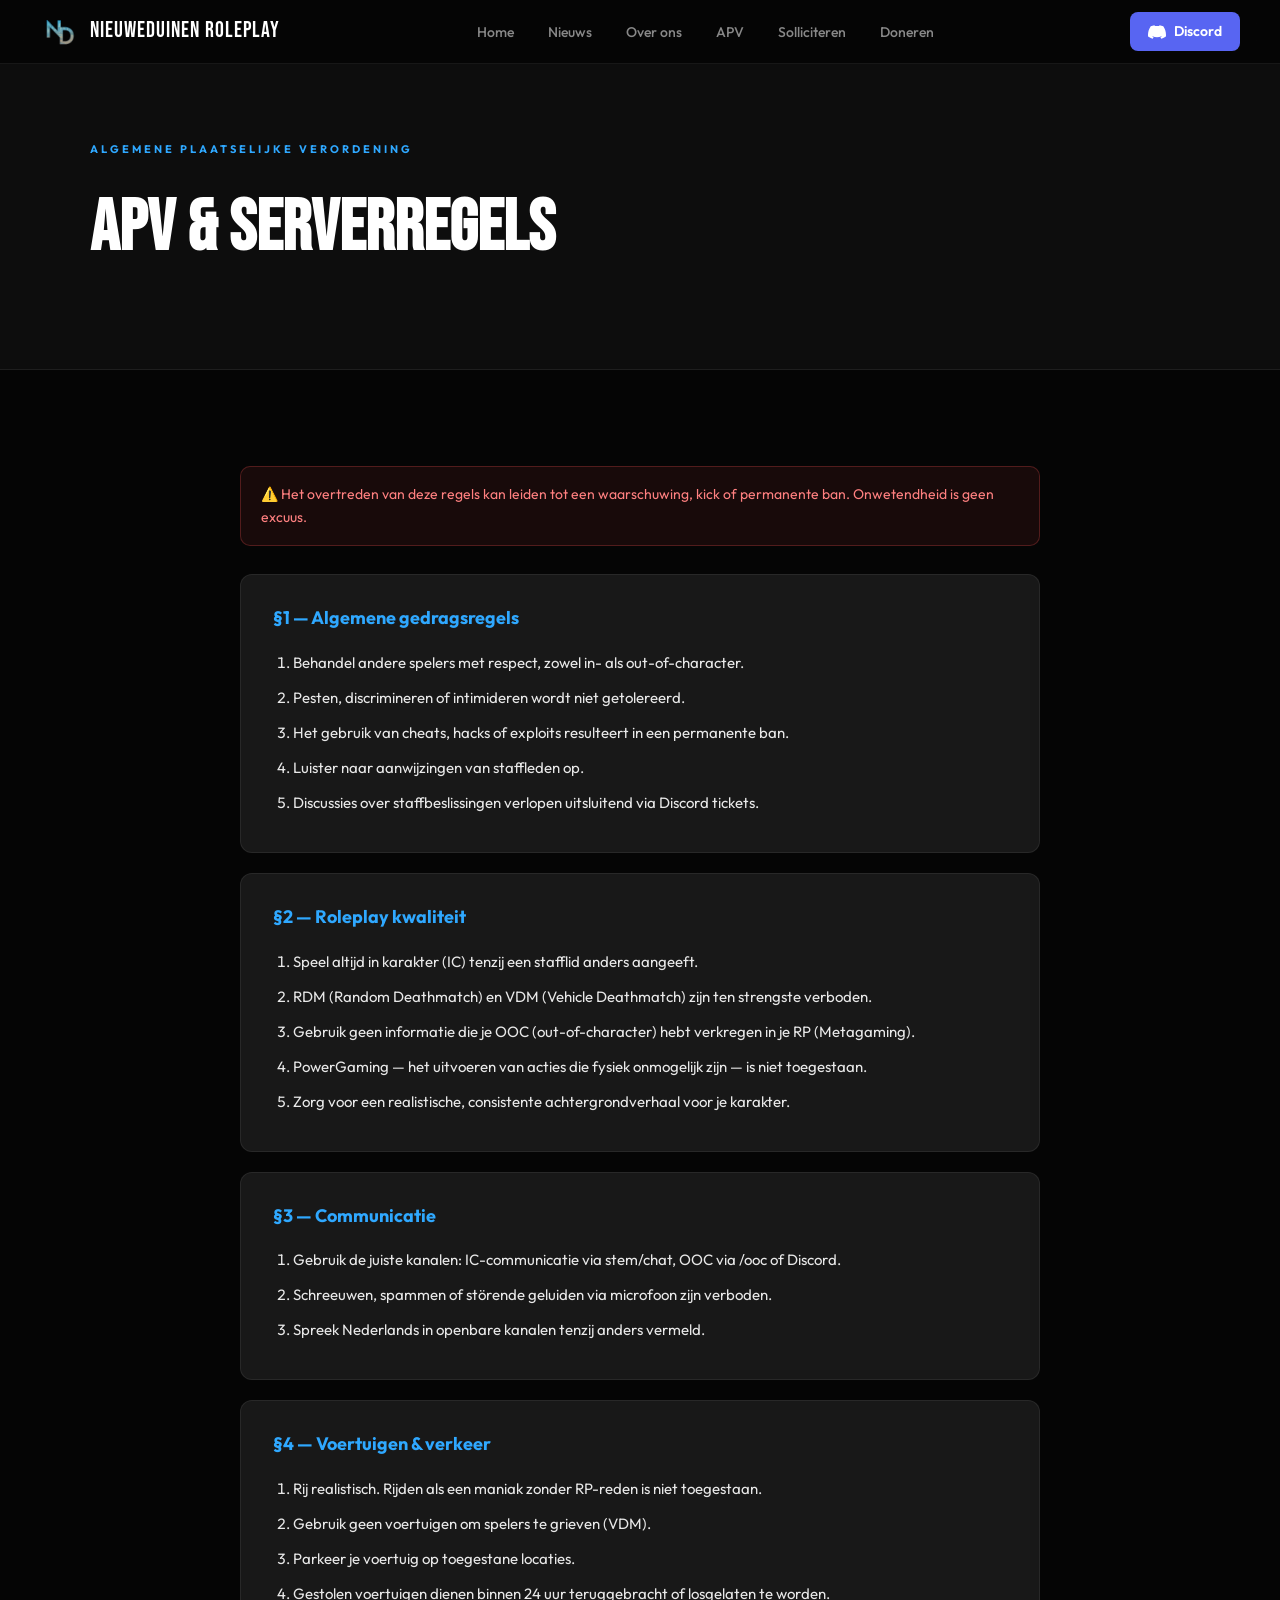
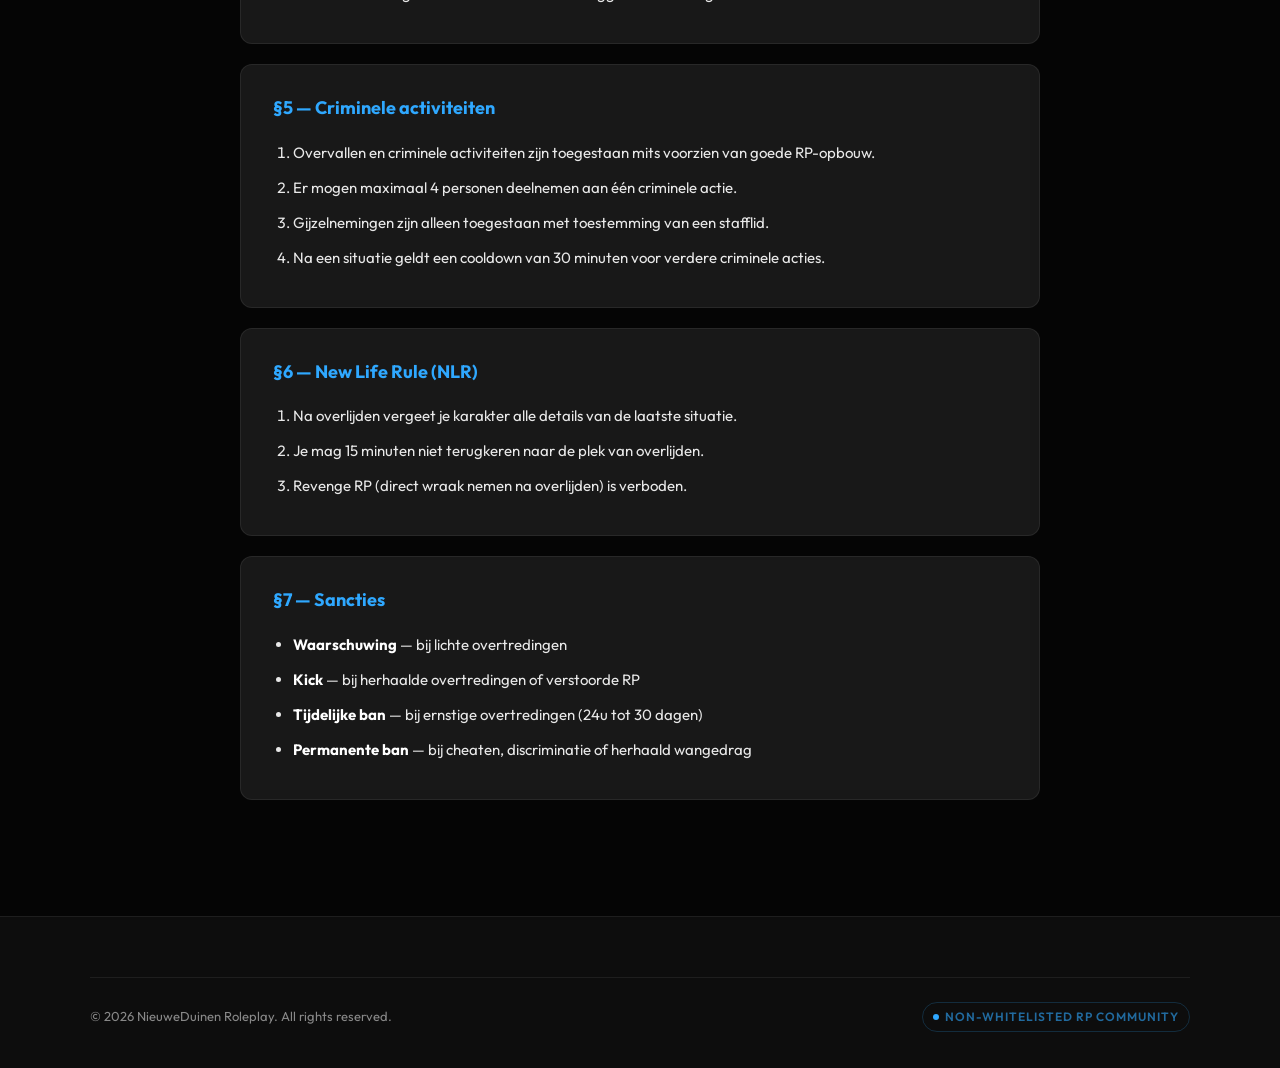
<file: pages/apv.html>
<!DOCTYPE html>
<html lang="nl">
<head>
  <meta charset="UTF-8" />
  <meta name="viewport" content="width=device-width, initial-scale=1" />
  <title>APV & Regels – NieuweDuinen Roleplay</title>
  <link rel="preconnect" href="https://fonts.googleapis.com" />
  <link rel="preconnect" href="https://fonts.gstatic.com" crossorigin />
  <link href="https://fonts.googleapis.com/css2?family=Bebas+Neue&family=Outfit:wght@300;400;500;600;700&display=swap" rel="stylesheet" />
  <link rel="stylesheet" href="../css/style.css" />
  <style>
    .page-hero { padding: 140px 40px 80px; background: var(--bg2); border-bottom: 1px solid var(--border); }
    .page-hero .section-inner { max-width: 1100px; margin: 0 auto; }
    .page-hero h1 { font-family: var(--font-display); font-size: clamp(42px, 6vw, 72px); color: var(--white); }
    .apv-container { max-width: 800px; margin: 0 auto; }
    .apv-section { background: var(--surface); border: 1px solid var(--border); border-radius: 12px; padding: 28px 32px; margin-bottom: 20px; }
    .apv-section h3 { font-size: 18px; font-weight: 700; color: var(--accent); margin-bottom: 16px; display: flex; align-items: center; gap: 10px; }
    .apv-section ol, .apv-section ul { padding-left: 20px; color: var(--text); font-size: 15px; line-height: 1.8; }
    .apv-section li { margin-bottom: 8px; }
    .warning-box { background: rgba(255, 80, 80, 0.08); border: 1px solid rgba(255, 80, 80, 0.25); border-radius: 10px; padding: 16px 20px; margin-bottom: 28px; color: #ff8080; font-size: 14px; }
  </style>
</head>
<body>

<nav>
  <a href="../index.html" class="nav-logo">
    <img src="../images/logo.png" alt="NieuweDuinen Roleplay" />
    NieuweDuinen Roleplay
  </a>
  <ul class="nav-links">
    <li><a href="../index.html">Home</a></li>
    <li><a href="nieuws.html">Nieuws</a></li>
    <li><a href="over-ons.html">Over ons</a></li>
    <li><a href="apv.html">APV</a></li>
    <li><a href="solliciteren.html">Solliciteren</a></li>
    <li><a href="doneren.html">Doneren</a></li>
  </ul>
  <a href="https://discord.gg/JOUW_DISCORD_CODE" class="nav-discord" target="_blank" rel="noopener">
    <svg viewBox="0 0 24 24" xmlns="http://www.w3.org/2000/svg"><path d="M20.317 4.37a19.791 19.791 0 0 0-4.885-1.515.074.074 0 0 0-.079.037c-.21.375-.444.864-.608 1.25a18.27 18.27 0 0 0-5.487 0 12.64 12.64 0 0 0-.617-1.25.077.077 0 0 0-.079-.037A19.736 19.736 0 0 0 3.677 4.37a.07.07 0 0 0-.032.027C.533 9.046-.32 13.58.099 18.057a.082.082 0 0 0 .031.057 19.9 19.9 0 0 0 5.993 3.03.078.078 0 0 0 .084-.028 14.09 14.09 0 0 0 1.226-1.994.076.076 0 0 0-.041-.106 13.107 13.107 0 0 1-1.872-.892.077.077 0 0 1-.008-.128 10.2 10.2 0 0 0 .372-.292.074.074 0 0 1 .077-.01c3.928 1.793 8.18 1.793 12.062 0a.074.074 0 0 1 .078.01c.12.098.246.198.373.292a.077.077 0 0 1-.006.127 12.299 12.299 0 0 1-1.873.892.077.077 0 0 0-.041.107c.36.698.772 1.362 1.225 1.993a.076.076 0 0 0 .084.028 19.839 19.839 0 0 0 6.002-3.03.077.077 0 0 0 .032-.054c.5-5.177-.838-9.674-3.549-13.66a.061.061 0 0 0-.031-.03z"/></svg>
    Discord
  </a>
</nav>

<div class="page-hero">
  <div class="section-inner">
    <div class="section-eyebrow">Algemene Plaatselijke Verordening</div>
    <h1>APV & Serverregels</h1>
  </div>
</div>

<section style="background: var(--bg);">
  <div class="section-inner">
    <div class="apv-container">

      <div class="warning-box">
        ⚠️ Het overtreden van deze regels kan leiden tot een waarschuwing, kick of permanente ban. Onwetendheid is geen excuus.
      </div>

      <div class="apv-section">
        <h3>§1 — Algemene gedragsregels</h3>
        <ol>
          <li>Behandel andere spelers met respect, zowel in- als out-of-character.</li>
          <li>Pesten, discrimineren of intimideren wordt niet getolereerd.</li>
          <li>Het gebruik van cheats, hacks of exploits resulteert in een permanente ban.</li>
          <li>Luister naar aanwijzingen van staffleden op.</li>
          <li>Discussies over staffbeslissingen verlopen uitsluitend via Discord tickets.</li>
        </ol>
      </div>

      <div class="apv-section">
        <h3>§2 — Roleplay kwaliteit</h3>
        <ol>
          <li>Speel altijd in karakter (IC) tenzij een stafflid anders aangeeft.</li>
          <li>RDM (Random Deathmatch) en VDM (Vehicle Deathmatch) zijn ten strengste verboden.</li>
          <li>Gebruik geen informatie die je OOC (out-of-character) hebt verkregen in je RP (Metagaming).</li>
          <li>PowerGaming — het uitvoeren van acties die fysiek onmogelijk zijn — is niet toegestaan.</li>
          <li>Zorg voor een realistische, consistente achtergrondverhaal voor je karakter.</li>
        </ol>
      </div>

      <div class="apv-section">
        <h3>§3 — Communicatie</h3>
        <ol>
          <li>Gebruik de juiste kanalen: IC-communicatie via stem/chat, OOC via /ooc of Discord.</li>
          <li>Schreeuwen, spammen of störende geluiden via microfoon zijn verboden.</li>
          <li>Spreek Nederlands in openbare kanalen tenzij anders vermeld.</li>
        </ol>
      </div>

      <div class="apv-section">
        <h3>§4 — Voertuigen & verkeer</h3>
        <ol>
          <li>Rij realistisch. Rijden als een maniak zonder RP-reden is niet toegestaan.</li>
          <li>Gebruik geen voertuigen om spelers te grieven (VDM).</li>
          <li>Parkeer je voertuig op toegestane locaties.</li>
          <li>Gestolen voertuigen dienen binnen 24 uur teruggebracht of losgelaten te worden.</li>
        </ol>
      </div>

      <div class="apv-section">
        <h3>§5 — Criminele activiteiten</h3>
        <ol>
          <li>Overvallen en criminele activiteiten zijn toegestaan mits voorzien van goede RP-opbouw.</li>
          <li>Er mogen maximaal 4 personen deelnemen aan één criminele actie.</li>
          <li>Gijzelnemingen zijn alleen toegestaan met toestemming van een stafflid.</li>
          <li>Na een situatie geldt een cooldown van 30 minuten voor verdere criminele acties.</li>
        </ol>
      </div>

      <div class="apv-section">
        <h3>§6 — New Life Rule (NLR)</h3>
        <ol>
          <li>Na overlijden vergeet je karakter alle details van de laatste situatie.</li>
          <li>Je mag 15 minuten niet terugkeren naar de plek van overlijden.</li>
          <li>Revenge RP (direct wraak nemen na overlijden) is verboden.</li>
        </ol>
      </div>

      <div class="apv-section">
        <h3>§7 — Sancties</h3>
        <ul>
          <li><strong style="color:var(--white)">Waarschuwing</strong> — bij lichte overtredingen</li>
          <li><strong style="color:var(--white)">Kick</strong> — bij herhaalde overtredingen of verstoorde RP</li>
          <li><strong style="color:var(--white)">Tijdelijke ban</strong> — bij ernstige overtredingen (24u tot 30 dagen)</li>
          <li><strong style="color:var(--white)">Permanente ban</strong> — bij cheaten, discriminatie of herhaald wangedrag</li>
        </ul>
      </div>

    </div>
  </div>
</section>

<footer>
  <div class="footer-inner">
    <div class="footer-bottom" style="border-top:1px solid var(--border);padding-top:24px;display:flex;align-items:center;justify-content:space-between;font-size:13px;color:var(--muted);">
      <span>© 2026 NieuweDuinen Roleplay. All rights reserved.</span>
      <div class="footer-bottom-badge">Non-Whitelisted RP Community</div>
    </div>
  </div>
</footer>

</body>
</html>
</file>
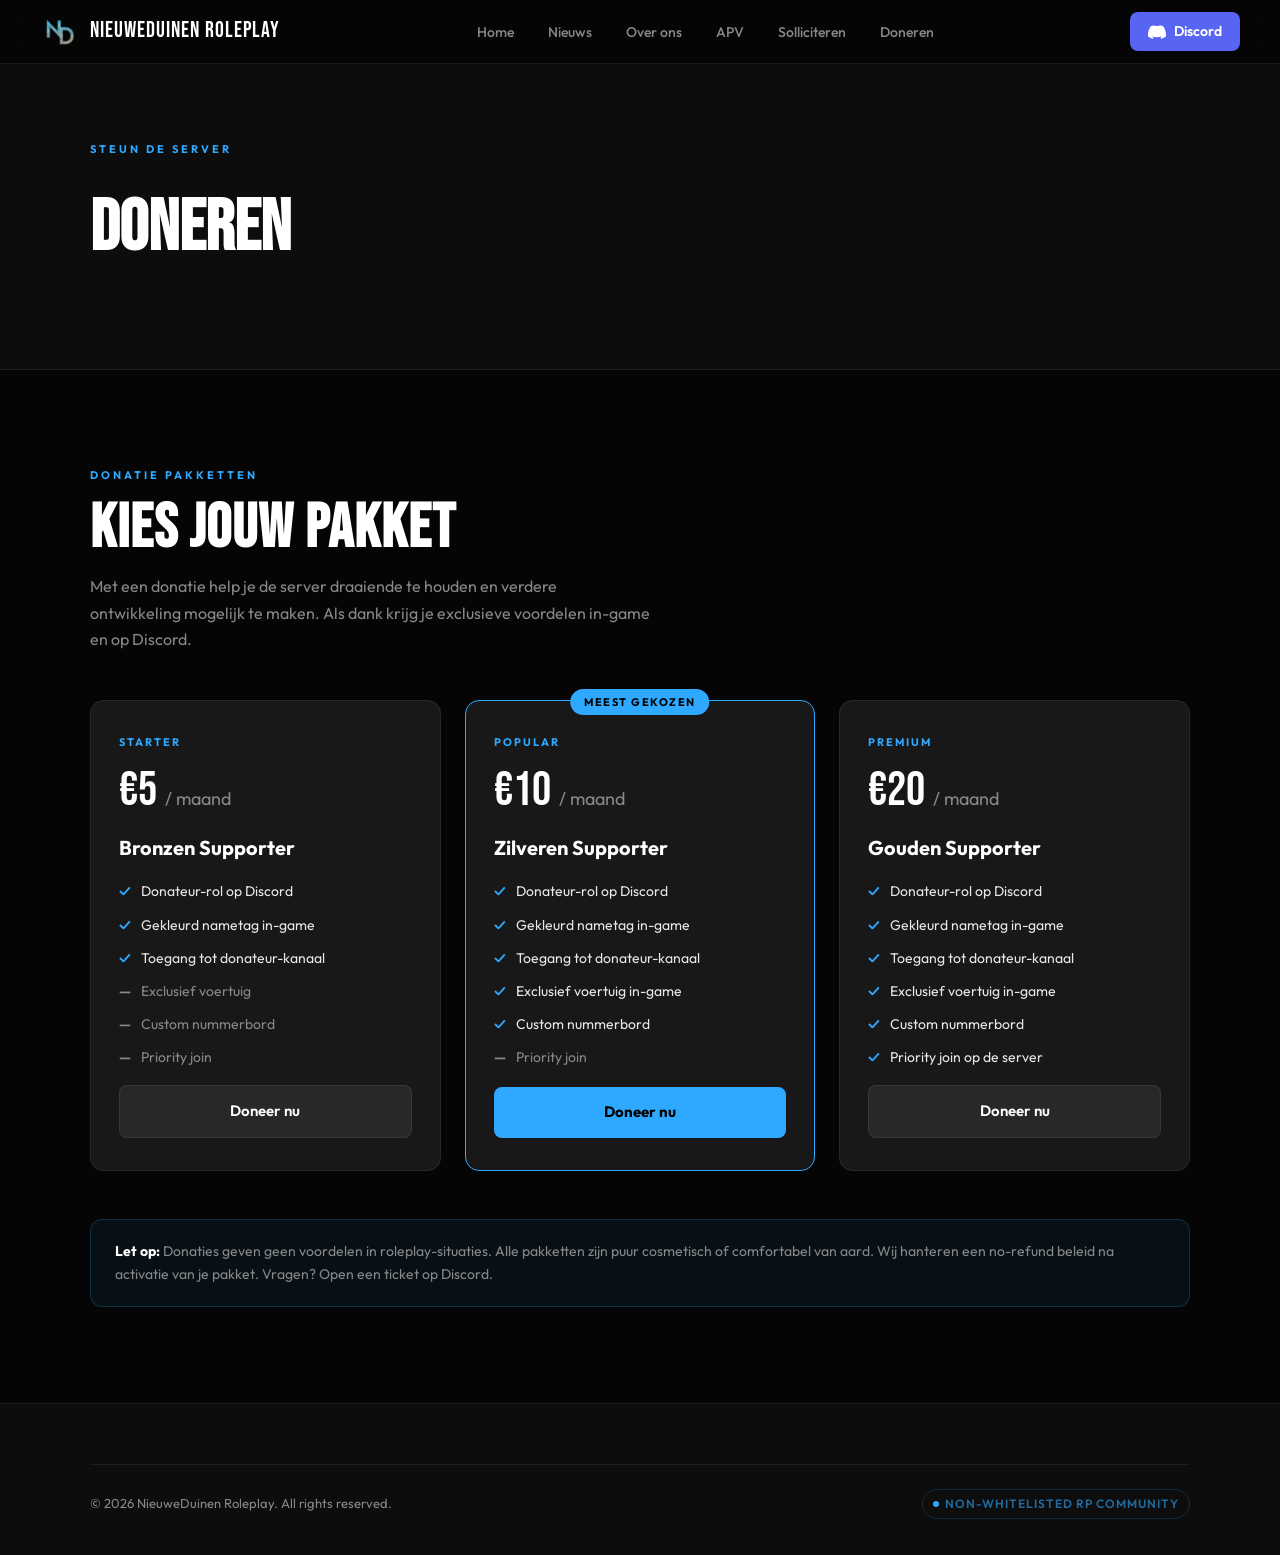
<file: pages/doneren.html>
<!DOCTYPE html>
<html lang="nl">
<head>
  <meta charset="UTF-8" />
  <meta name="viewport" content="width=device-width, initial-scale=1" />
  <title>Doneren – NieuweDuinen Roleplay</title>
  <link rel="preconnect" href="https://fonts.googleapis.com" />
  <link rel="preconnect" href="https://fonts.gstatic.com" crossorigin />
  <link href="https://fonts.googleapis.com/css2?family=Bebas+Neue&family=Outfit:wght@300;400;500;600;700&display=swap" rel="stylesheet" />
  <link rel="stylesheet" href="../css/style.css" />
  <style>
    .page-hero { padding: 140px 40px 80px; background: var(--bg2); border-bottom: 1px solid var(--border); }
    .page-hero .section-inner { max-width: 1100px; margin: 0 auto; }
    .page-hero h1 { font-family: var(--font-display); font-size: clamp(42px, 6vw, 72px); color: var(--white); }
    .donate-grid { display: grid; grid-template-columns: repeat(auto-fit, minmax(260px, 1fr)); gap: 24px; margin-top: 48px; }
    .donate-card {
      background: var(--surface);
      border: 1px solid var(--border);
      border-radius: 14px;
      padding: 32px 28px;
      display: flex;
      flex-direction: column;
      gap: 16px;
      transition: border-color 0.2s, transform 0.2s;
      position: relative;
    }
    .donate-card:hover { border-color: rgba(47,168,255,0.35); transform: translateY(-3px); }
    .donate-card.featured { border-color: var(--accent); }
    .featured-badge {
      position: absolute;
      top: -12px; left: 50%; transform: translateX(-50%);
      background: var(--accent);
      color: #000;
      font-size: 11px;
      font-weight: 700;
      letter-spacing: 1.5px;
      text-transform: uppercase;
      padding: 4px 14px;
      border-radius: 99px;
    }
    .donate-tier { font-size: 11px; font-weight: 700; letter-spacing: 2px; text-transform: uppercase; color: var(--accent); }
    .donate-price { font-family: var(--font-display); font-size: 48px; color: var(--white); line-height: 1; }
    .donate-price span { font-size: 18px; color: var(--muted); font-family: var(--font-body); }
    .donate-card h3 { font-size: 20px; font-weight: 700; color: var(--white); }
    .donate-perks { list-style: none; display: flex; flex-direction: column; gap: 10px; flex: 1; }
    .donate-perks li { font-size: 14px; color: var(--text); display: flex; gap: 10px; align-items: flex-start; }
    .donate-perks li::before { content: '✓'; color: var(--accent); font-weight: 700; flex-shrink: 0; }
    .donate-perks li.disabled { color: var(--muted); }
    .donate-perks li.disabled::before { content: '—'; color: var(--muted); }
    .info-box { background: rgba(47,168,255,0.07); border: 1px solid rgba(47,168,255,0.2); border-radius: 12px; padding: 20px 24px; margin-top: 48px; font-size: 14px; color: var(--muted); }
    .info-box strong { color: var(--white); }
  </style>
</head>
<body>

<nav>
  <a href="../index.html" class="nav-logo">
    <img src="../images/logo.png" alt="NieuweDuinen Roleplay" />
    NieuweDuinen Roleplay
  </a>
  <ul class="nav-links">
    <li><a href="../index.html">Home</a></li>
    <li><a href="nieuws.html">Nieuws</a></li>
    <li><a href="over-ons.html">Over ons</a></li>
    <li><a href="apv.html">APV</a></li>
    <li><a href="solliciteren.html">Solliciteren</a></li>
    <li><a href="doneren.html">Doneren</a></li>
  </ul>
  <a href="https://discord.gg/JOUW_DISCORD_CODE" class="nav-discord" target="_blank" rel="noopener">
    <svg viewBox="0 0 24 24" xmlns="http://www.w3.org/2000/svg"><path d="M20.317 4.37a19.791 19.791 0 0 0-4.885-1.515.074.074 0 0 0-.079.037c-.21.375-.444.864-.608 1.25a18.27 18.27 0 0 0-5.487 0 12.64 12.64 0 0 0-.617-1.25.077.077 0 0 0-.079-.037A19.736 19.736 0 0 0 3.677 4.37a.07.07 0 0 0-.032.027C.533 9.046-.32 13.58.099 18.057a.082.082 0 0 0 .031.057 19.9 19.9 0 0 0 5.993 3.03.078.078 0 0 0 .084-.028 14.09 14.09 0 0 0 1.226-1.994.076.076 0 0 0-.041-.106 13.107 13.107 0 0 1-1.872-.892.077.077 0 0 1-.008-.128 10.2 10.2 0 0 0 .372-.292.074.074 0 0 1 .077-.01c3.928 1.793 8.18 1.793 12.062 0a.074.074 0 0 1 .078.01c.12.098.246.198.373.292a.077.077 0 0 1-.006.127 12.299 12.299 0 0 1-1.873.892.077.077 0 0 0-.041.107c.36.698.772 1.362 1.225 1.993a.076.076 0 0 0 .084.028 19.839 19.839 0 0 0 6.002-3.03.077.077 0 0 0 .032-.054c.5-5.177-.838-9.674-3.549-13.66a.061.061 0 0 0-.031-.03z"/></svg>
    Discord
  </a>
</nav>

<div class="page-hero">
  <div class="section-inner">
    <div class="section-eyebrow">Steun de server</div>
    <h1>Doneren</h1>
  </div>
</div>

<section style="background: var(--bg);">
  <div class="section-inner">
    <div class="section-eyebrow">Donatie pakketten</div>
    <h2>Kies jouw pakket</h2>
    <p style="color:var(--muted); margin-top:12px; max-width:560px;">
      Met een donatie help je de server draaiende te houden en verdere ontwikkeling mogelijk te maken.
      Als dank krijg je exclusieve voordelen in-game en op Discord.
    </p>

    <div class="donate-grid">

      <div class="donate-card">
        <div class="donate-tier">Starter</div>
        <div class="donate-price">€5 <span>/ maand</span></div>
        <h3>Bronzen Supporter</h3>
        <ul class="donate-perks">
          <li>Donateur-rol op Discord</li>
          <li>Gekleurd nametag in-game</li>
          <li>Toegang tot donateur-kanaal</li>
          <li class="disabled">Exclusief voertuig</li>
          <li class="disabled">Custom nummerbord</li>
          <li class="disabled">Priority join</li>
        </ul>
        <a href="https://discord.gg/JOUW_DISCORD_CODE" class="btn-ghost" target="_blank" rel="noopener" style="text-align:center;">Doneer nu</a>
      </div>

      <div class="donate-card featured">
        <div class="featured-badge">Meest gekozen</div>
        <div class="donate-tier">Popular</div>
        <div class="donate-price">€10 <span>/ maand</span></div>
        <h3>Zilveren Supporter</h3>
        <ul class="donate-perks">
          <li>Donateur-rol op Discord</li>
          <li>Gekleurd nametag in-game</li>
          <li>Toegang tot donateur-kanaal</li>
          <li>Exclusief voertuig in-game</li>
          <li>Custom nummerbord</li>
          <li class="disabled">Priority join</li>
        </ul>
        <a href="https://discord.gg/JOUW_DISCORD_CODE" class="btn-primary" target="_blank" rel="noopener" style="text-align:center;">Doneer nu</a>
      </div>

      <div class="donate-card">
        <div class="donate-tier">Premium</div>
        <div class="donate-price">€20 <span>/ maand</span></div>
        <h3>Gouden Supporter</h3>
        <ul class="donate-perks">
          <li>Donateur-rol op Discord</li>
          <li>Gekleurd nametag in-game</li>
          <li>Toegang tot donateur-kanaal</li>
          <li>Exclusief voertuig in-game</li>
          <li>Custom nummerbord</li>
          <li>Priority join op de server</li>
        </ul>
        <a href="https://discord.gg/JOUW_DISCORD_CODE" class="btn-ghost" target="_blank" rel="noopener" style="text-align:center;">Doneer nu</a>
      </div>

    </div>

    <div class="info-box">
      <strong>Let op:</strong> Donaties geven geen voordelen in roleplay-situaties. Alle pakketten zijn puur cosmetisch of comfortabel van aard. Wij hanteren een no-refund beleid na activatie van je pakket. Vragen? Open een ticket op Discord.
    </div>

  </div>
</section>

<footer>
  <div class="footer-inner">
    <div class="footer-bottom" style="border-top:1px solid var(--border);padding-top:24px;display:flex;align-items:center;justify-content:space-between;font-size:13px;color:var(--muted);">
      <span>© 2026 NieuweDuinen Roleplay. All rights reserved.</span>
      <div class="footer-bottom-badge">Non-Whitelisted RP Community</div>
    </div>
  </div>
</footer>

</body>
</html>
</file>
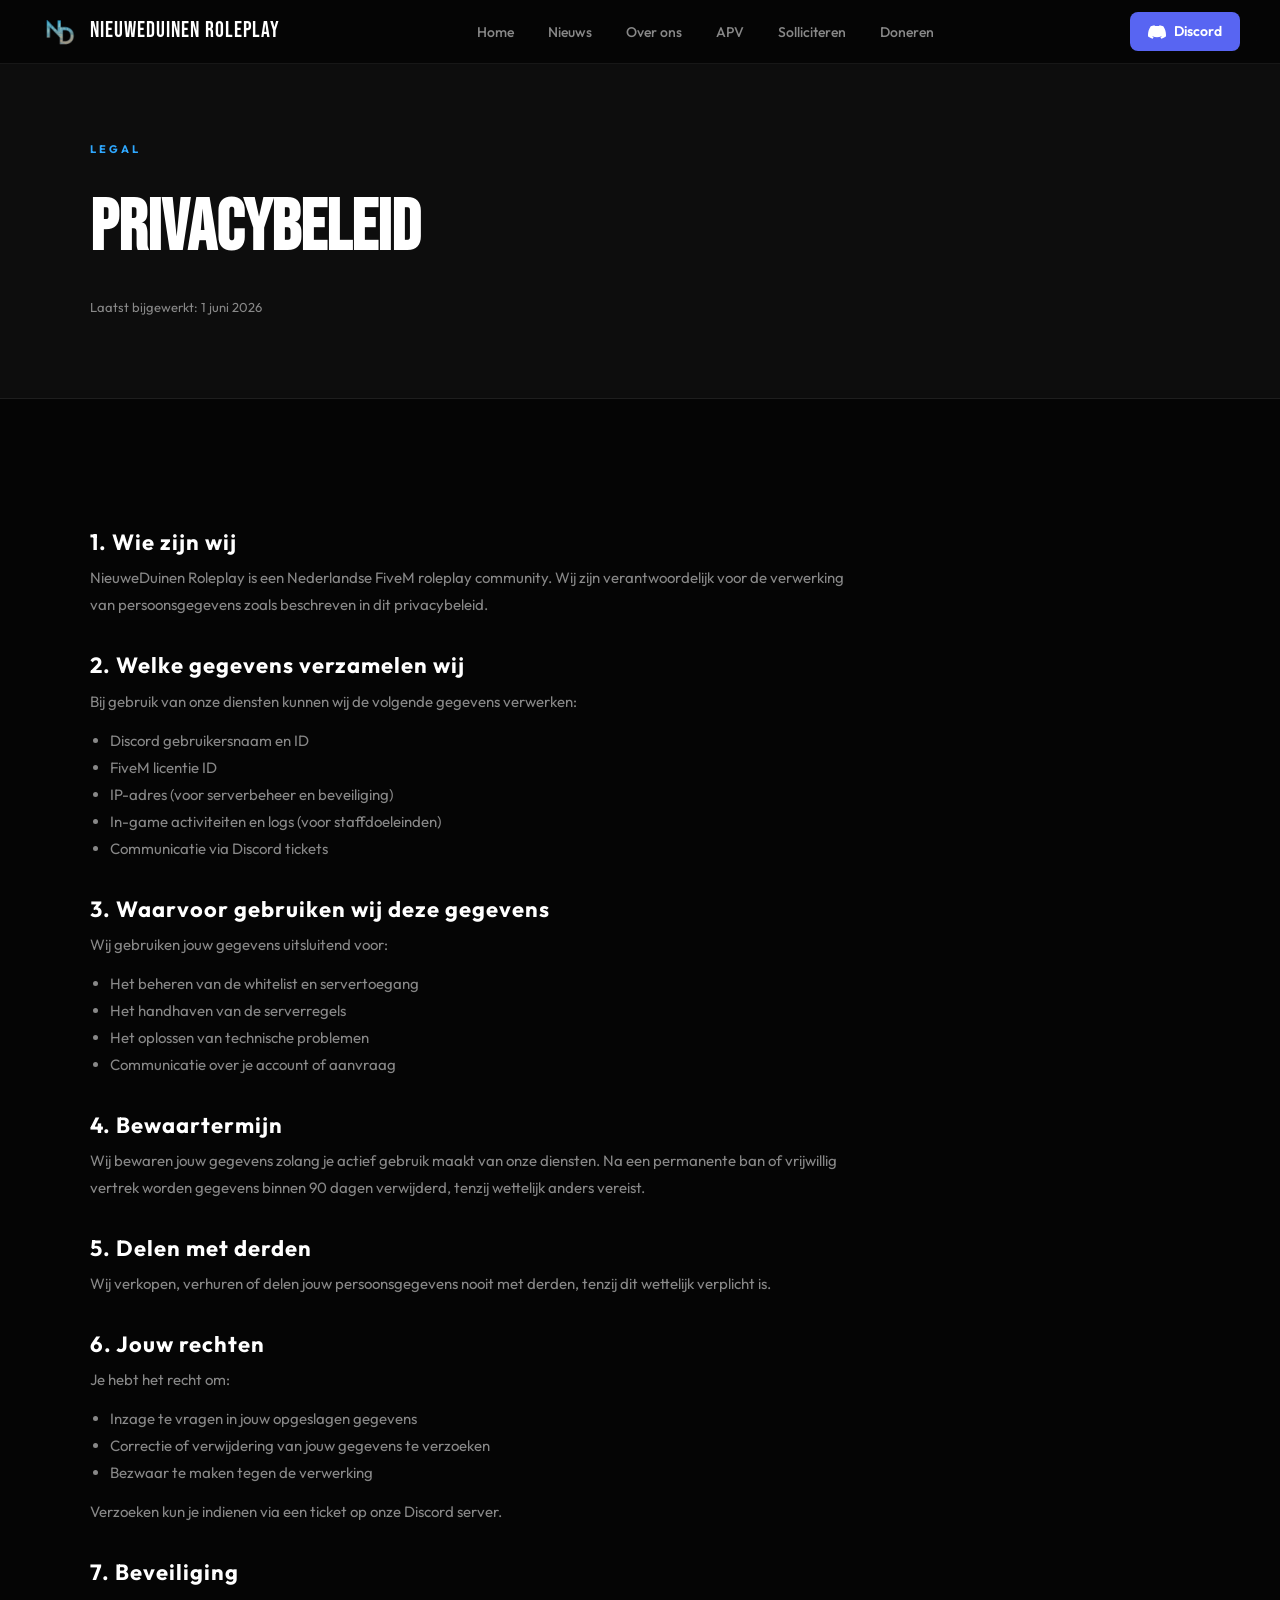
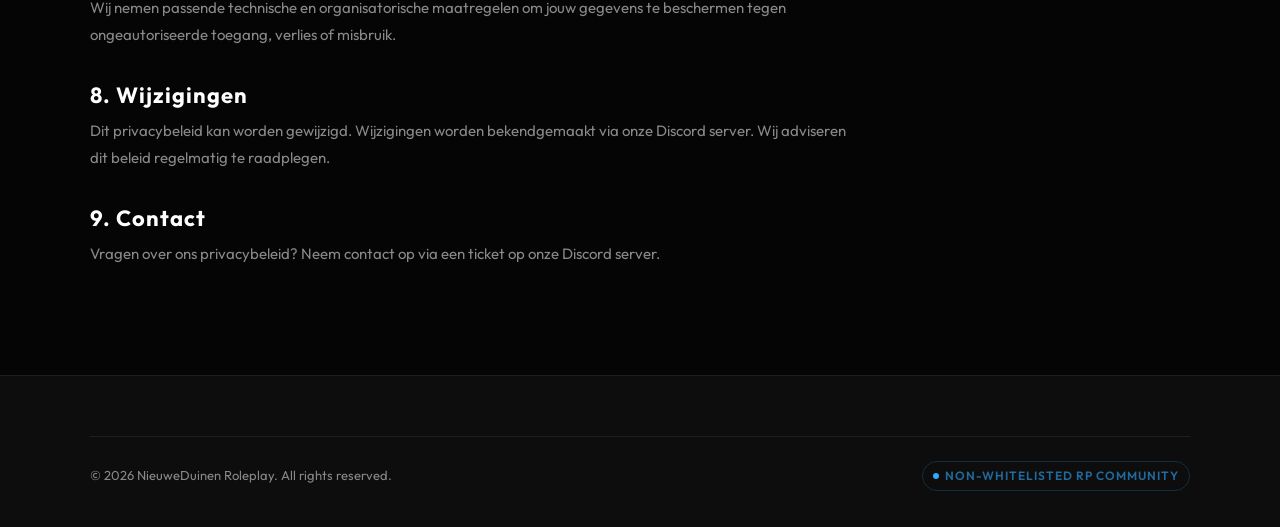
<file: pages/privacy.html>
<!DOCTYPE html>
<html lang="nl">
<head>
  <meta charset="UTF-8" />
  <meta name="viewport" content="width=device-width, initial-scale=1" />
  <title>Privacybeleid – NieuweDuinen Roleplay</title>
  <link rel="preconnect" href="https://fonts.googleapis.com" />
  <link rel="preconnect" href="https://fonts.gstatic.com" crossorigin />
  <link href="https://fonts.googleapis.com/css2?family=Bebas+Neue&family=Outfit:wght@300;400;500;600;700&display=swap" rel="stylesheet" />
  <link rel="stylesheet" href="../css/style.css" />
  <style>
    .page-hero { padding: 140px 40px 80px; background: var(--bg2); border-bottom: 1px solid var(--border); }
    .page-hero .section-inner { max-width: 1100px; margin: 0 auto; }
    .page-hero h1 { font-family: var(--font-display); font-size: clamp(42px, 6vw, 72px); color: var(--white); }
    .legal-container { max-width: 760px; }
    .legal-container h2 { font-size: 22px; color: var(--white); margin: 36px 0 10px; font-family: var(--font-body); font-weight: 700; }
    .legal-container p { font-size: 15px; color: var(--muted); line-height: 1.8; margin-bottom: 12px; }
    .legal-container ul { padding-left: 20px; color: var(--muted); font-size: 15px; line-height: 1.8; margin-bottom: 12px; }
    .legal-date { font-size: 13px; color: var(--muted); margin-top: 8px; }
  </style>
</head>
<body>

<nav>
  <a href="../index.html" class="nav-logo">
    <img src="../images/logo.png" alt="NieuweDuinen Roleplay" />
    NieuweDuinen Roleplay
  </a>
  <ul class="nav-links">
    <li><a href="../index.html">Home</a></li>
    <li><a href="nieuws.html">Nieuws</a></li>
    <li><a href="over-ons.html">Over ons</a></li>
    <li><a href="apv.html">APV</a></li>
    <li><a href="solliciteren.html">Solliciteren</a></li>
    <li><a href="doneren.html">Doneren</a></li>
  </ul>
  <a href="https://discord.gg/JOUW_DISCORD_CODE" class="nav-discord" target="_blank" rel="noopener">
    <svg viewBox="0 0 24 24" xmlns="http://www.w3.org/2000/svg"><path d="M20.317 4.37a19.791 19.791 0 0 0-4.885-1.515.074.074 0 0 0-.079.037c-.21.375-.444.864-.608 1.25a18.27 18.27 0 0 0-5.487 0 12.64 12.64 0 0 0-.617-1.25.077.077 0 0 0-.079-.037A19.736 19.736 0 0 0 3.677 4.37a.07.07 0 0 0-.032.027C.533 9.046-.32 13.58.099 18.057a.082.082 0 0 0 .031.057 19.9 19.9 0 0 0 5.993 3.03.078.078 0 0 0 .084-.028 14.09 14.09 0 0 0 1.226-1.994.076.076 0 0 0-.041-.106 13.107 13.107 0 0 1-1.872-.892.077.077 0 0 1-.008-.128 10.2 10.2 0 0 0 .372-.292.074.074 0 0 1 .077-.01c3.928 1.793 8.18 1.793 12.062 0a.074.074 0 0 1 .078.01c.12.098.246.198.373.292a.077.077 0 0 1-.006.127 12.299 12.299 0 0 1-1.873.892.077.077 0 0 0-.041.107c.36.698.772 1.362 1.225 1.993a.076.076 0 0 0 .084.028 19.839 19.839 0 0 0 6.002-3.03.077.077 0 0 0 .032-.054c.5-5.177-.838-9.674-3.549-13.66a.061.061 0 0 0-.031-.03z"/></svg>
    Discord
  </a>
</nav>

<div class="page-hero">
  <div class="section-inner">
    <div class="section-eyebrow">Legal</div>
    <h1>Privacybeleid</h1>
    <p class="legal-date">Laatst bijgewerkt: 1 juni 2026</p>
  </div>
</div>

<section style="background: var(--bg);">
  <div class="section-inner">
    <div class="legal-container">

      <h2>1. Wie zijn wij</h2>
      <p>NieuweDuinen Roleplay is een Nederlandse FiveM roleplay community. Wij zijn verantwoordelijk voor de verwerking van persoonsgegevens zoals beschreven in dit privacybeleid.</p>

      <h2>2. Welke gegevens verzamelen wij</h2>
      <p>Bij gebruik van onze diensten kunnen wij de volgende gegevens verwerken:</p>
      <ul>
        <li>Discord gebruikersnaam en ID</li>
        <li>FiveM licentie ID</li>
        <li>IP-adres (voor serverbeheer en beveiliging)</li>
        <li>In-game activiteiten en logs (voor staffdoeleinden)</li>
        <li>Communicatie via Discord tickets</li>
      </ul>

      <h2>3. Waarvoor gebruiken wij deze gegevens</h2>
      <p>Wij gebruiken jouw gegevens uitsluitend voor:</p>
      <ul>
        <li>Het beheren van de whitelist en servertoegang</li>
        <li>Het handhaven van de serverregels</li>
        <li>Het oplossen van technische problemen</li>
        <li>Communicatie over je account of aanvraag</li>
      </ul>

      <h2>4. Bewaartermijn</h2>
      <p>Wij bewaren jouw gegevens zolang je actief gebruik maakt van onze diensten. Na een permanente ban of vrijwillig vertrek worden gegevens binnen 90 dagen verwijderd, tenzij wettelijk anders vereist.</p>

      <h2>5. Delen met derden</h2>
      <p>Wij verkopen, verhuren of delen jouw persoonsgegevens nooit met derden, tenzij dit wettelijk verplicht is.</p>

      <h2>6. Jouw rechten</h2>
      <p>Je hebt het recht om:</p>
      <ul>
        <li>Inzage te vragen in jouw opgeslagen gegevens</li>
        <li>Correctie of verwijdering van jouw gegevens te verzoeken</li>
        <li>Bezwaar te maken tegen de verwerking</li>
      </ul>
      <p>Verzoeken kun je indienen via een ticket op onze Discord server.</p>

      <h2>7. Beveiliging</h2>
      <p>Wij nemen passende technische en organisatorische maatregelen om jouw gegevens te beschermen tegen ongeautoriseerde toegang, verlies of misbruik.</p>

      <h2>8. Wijzigingen</h2>
      <p>Dit privacybeleid kan worden gewijzigd. Wijzigingen worden bekendgemaakt via onze Discord server. Wij adviseren dit beleid regelmatig te raadplegen.</p>

      <h2>9. Contact</h2>
      <p>Vragen over ons privacybeleid? Neem contact op via een ticket op onze Discord server.</p>

    </div>
  </div>
</section>

<footer>
  <div class="footer-inner">
    <div class="footer-bottom" style="border-top:1px solid var(--border);padding-top:24px;display:flex;align-items:center;justify-content:space-between;font-size:13px;color:var(--muted);">
      <span>© 2026 NieuweDuinen Roleplay. All rights reserved.</span>
      <div class="footer-bottom-badge">Non-Whitelisted RP Community</div>
    </div>
  </div>
</footer>

</body>
</html>
</file>
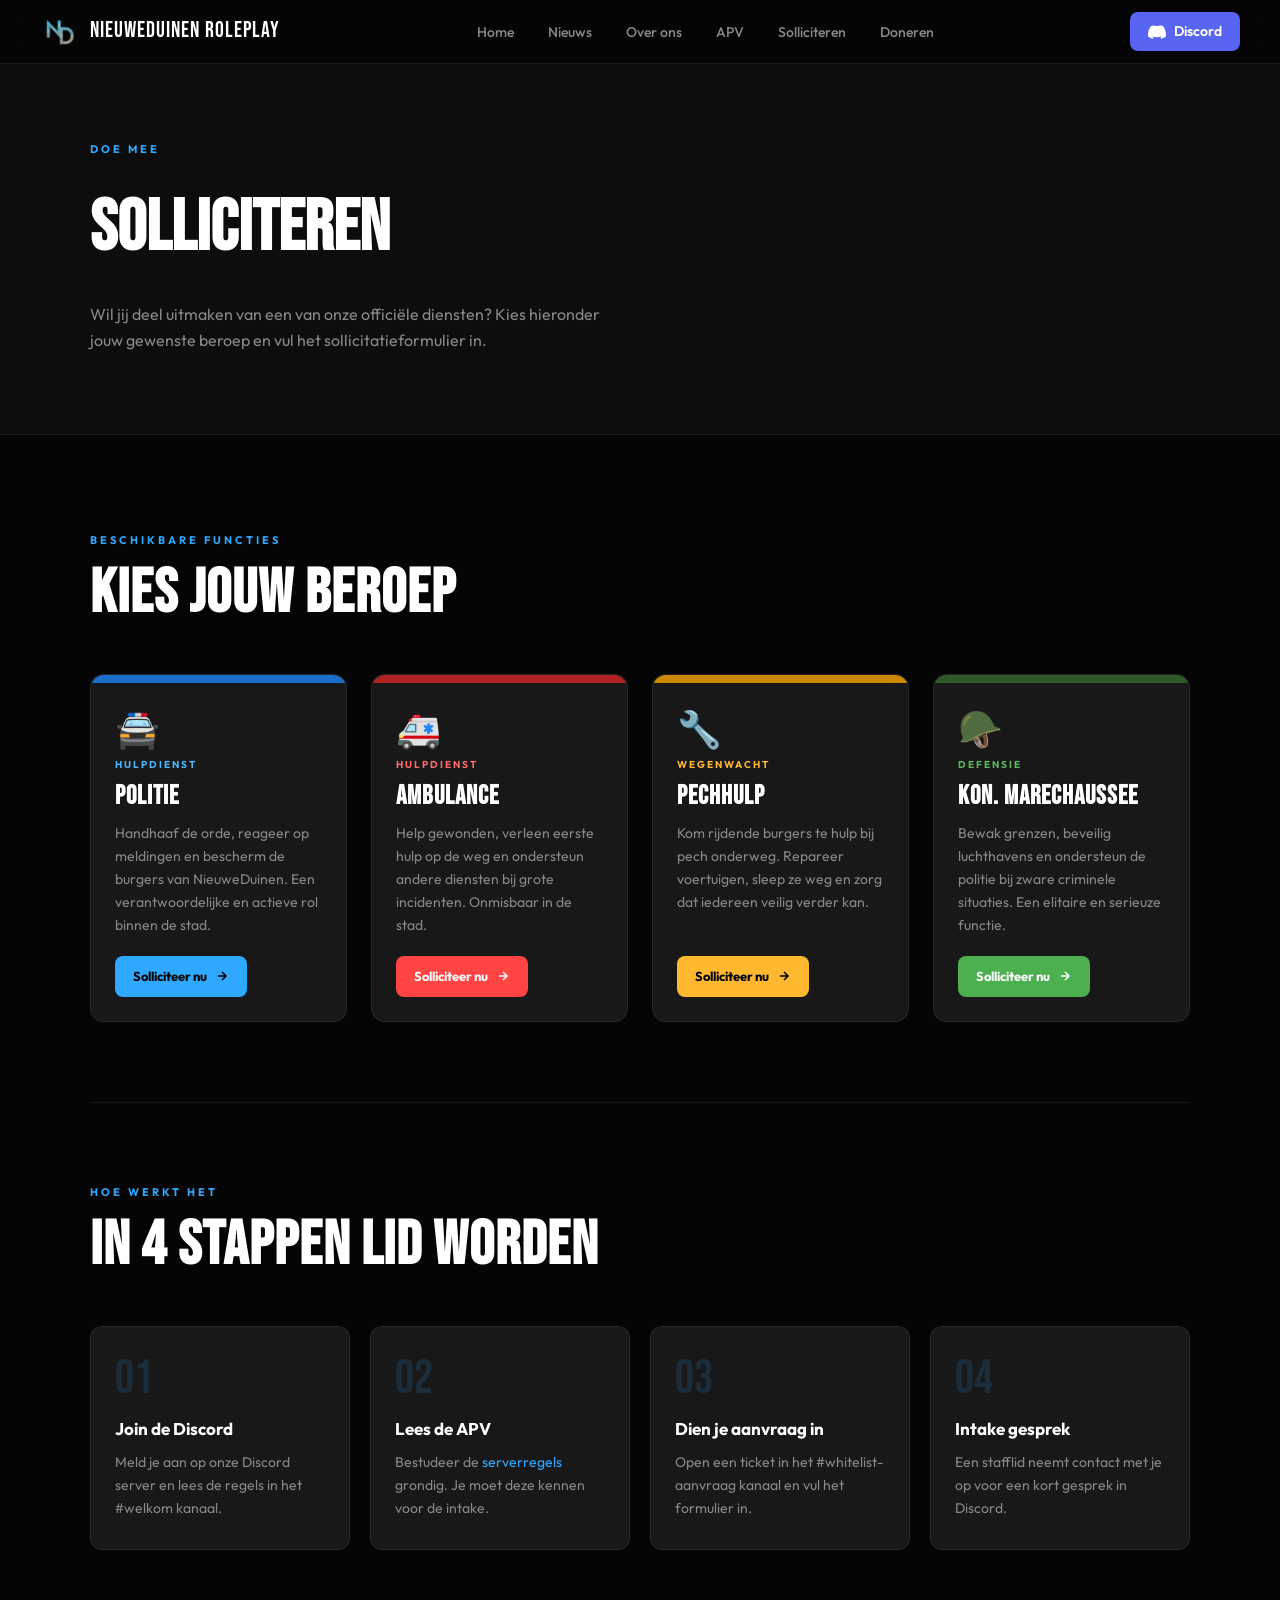
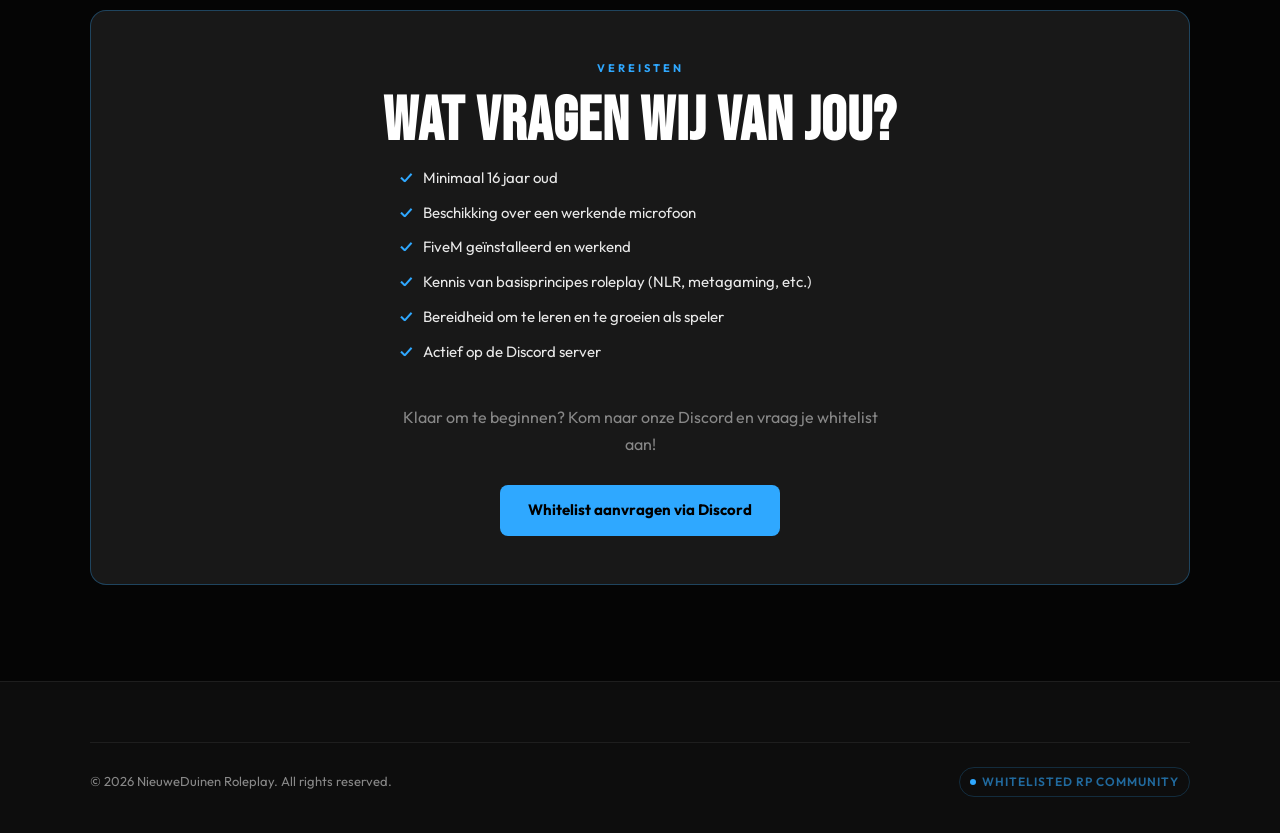
<file: pages/solliciteren.html>
<!DOCTYPE html>
<html lang="nl">
<head>
  <meta charset="UTF-8" />
  <meta name="viewport" content="width=device-width, initial-scale=1" />
  <title>Solliciteren – NieuweDuinen Roleplay</title>
  <link rel="preconnect" href="https://fonts.googleapis.com" />
  <link rel="preconnect" href="https://fonts.gstatic.com" crossorigin />
  <link href="https://fonts.googleapis.com/css2?family=Bebas+Neue&family=Outfit:wght@300;400;500;600;700&display=swap" rel="stylesheet" />
  <link rel="stylesheet" href="../css/style.css" />
  <style>
    .page-hero { padding: 140px 40px 80px; background: var(--bg2); border-bottom: 1px solid var(--border); }
    .page-hero .section-inner { max-width: 1100px; margin: 0 auto; }
    .page-hero h1 { font-family: var(--font-display); font-size: clamp(42px, 6vw, 72px); color: var(--white); }
    .page-hero p { color: var(--muted); font-size: 16px; margin-top: 12px; max-width: 520px; }

    /* ── Beroepen grid ── */
    .jobs-grid {
      display: grid;
      grid-template-columns: repeat(auto-fit, minmax(240px, 1fr));
      gap: 24px;
      margin-top: 48px;
    }

    .job-card {
      background: var(--surface);
      border: 1px solid var(--border);
      border-radius: 14px;
      overflow: hidden;
      display: flex;
      flex-direction: column;
      transition: border-color 0.25s, transform 0.25s;
      text-decoration: none;
    }

    .job-card:hover {
      border-color: rgba(47,168,255,0.45);
      transform: translateY(-4px);
    }

    .job-card-banner {
      height: 8px;
    }

    .job-card-body {
      padding: 28px 24px 24px;
      display: flex;
      flex-direction: column;
      flex: 1;
      gap: 10px;
    }

    .job-icon {
      font-size: 36px;
      line-height: 1;
    }

    .job-tag {
      font-size: 10px;
      font-weight: 700;
      letter-spacing: 2px;
      text-transform: uppercase;
    }

    .job-card h3 {
      font-family: var(--font-display);
      font-size: 26px;
      letter-spacing: 1px;
      color: var(--white);
      line-height: 1.1;
    }

    .job-card p {
      font-size: 14px;
      color: var(--muted);
      flex: 1;
    }

    .job-btn {
      display: inline-flex;
      align-items: center;
      gap: 8px;
      margin-top: 8px;
      padding: 10px 18px;
      border-radius: 8px;
      font-size: 13px;
      font-weight: 700;
      color: #000;
      width: fit-content;
      transition: opacity 0.2s;
    }

    .job-btn:hover { opacity: 0.85; }

    .job-btn svg {
      width: 14px; height: 14px;
    }

    /* Kleur per beroep */
    .politie   .job-card-banner { background: #1a6fcb; }
    .politie   .job-tag         { color: #4ab8ff; }
    .politie   .job-btn         { background: #2fa8ff; }

    .ambulance .job-card-banner { background: #b22222; }
    .ambulance .job-tag         { color: #ff6b6b; }
    .ambulance .job-btn         { background: #ff4444; color: #fff; }

    .pechhulp  .job-card-banner { background: #cc8800; }
    .pechhulp  .job-tag         { color: #ffb830; }
    .pechhulp  .job-btn         { background: #ffb830; }

    .marechaussee .job-card-banner { background: #2d5a27; }
    .marechaussee .job-tag         { color: #5cb85c; }
    .marechaussee .job-btn         { background: #4caf50; color: #fff; }

    /* ── Whitelist sectie eronder ── */
    .steps-grid { display: grid; grid-template-columns: repeat(auto-fit, minmax(220px, 1fr)); gap: 20px; margin-top: 48px; }
    .step-card { background: var(--surface); border: 1px solid var(--border); border-radius: 12px; padding: 28px 24px; }
    .step-num { font-family: var(--font-display); font-size: 48px; color: rgba(47,168,255,0.15); line-height: 1; margin-bottom: 12px; }
    .step-card h3 { font-size: 17px; font-weight: 700; color: var(--white); margin-bottom: 8px; }
    .step-card p { font-size: 14px; color: var(--muted); }

    .cta-box { background: var(--surface); border: 1px solid rgba(47,168,255,0.3); border-radius: 16px; padding: 48px 40px; text-align: center; margin-top: 60px; }
    .cta-box h2 { margin-bottom: 12px; }
    .cta-box p { color: var(--muted); max-width: 480px; margin: 0 auto 28px; font-size: 16px; }
    .req-list { list-style: none; display: flex; flex-direction: column; gap: 10px; max-width: 480px; margin: 0 auto 40px; text-align: left; }
    .req-list li { font-size: 15px; color: var(--text); display: flex; gap: 10px; }
    .req-list li::before { content: '✓'; color: var(--accent); font-weight: 700; flex-shrink: 0; }

    .divider {
      border: none;
      border-top: 1px solid var(--border);
      margin: 80px 0 0;
    }

    @media (max-width: 480px) {
      .cta-box { padding: 32px 20px; }
    }
  </style>
</head>
<body>

<nav>
  <a href="../index.html" class="nav-logo">
    <img src="../images/logo.png" alt="NieuweDuinen Roleplay" />
    NieuweDuinen Roleplay
  </a>
  <ul class="nav-links">
    <li><a href="../index.html">Home</a></li>
    <li><a href="nieuws.html">Nieuws</a></li>
    <li><a href="over-ons.html">Over ons</a></li>
    <li><a href="apv.html">APV</a></li>
    <li><a href="solliciteren.html">Solliciteren</a></li>
    <li><a href="doneren.html">Doneren</a></li>
  </ul>
  <a href="https://discord.gg/JOUW_DISCORD_CODE" class="nav-discord" target="_blank" rel="noopener">
    <svg viewBox="0 0 24 24" xmlns="http://www.w3.org/2000/svg"><path d="M20.317 4.37a19.791 19.791 0 0 0-4.885-1.515.074.074 0 0 0-.079.037c-.21.375-.444.864-.608 1.25a18.27 18.27 0 0 0-5.487 0 12.64 12.64 0 0 0-.617-1.25.077.077 0 0 0-.079-.037A19.736 19.736 0 0 0 3.677 4.37a.07.07 0 0 0-.032.027C.533 9.046-.32 13.58.099 18.057a.082.082 0 0 0 .031.057 19.9 19.9 0 0 0 5.993 3.03.078.078 0 0 0 .084-.028 14.09 14.09 0 0 0 1.226-1.994.076.076 0 0 0-.041-.106 13.107 13.107 0 0 1-1.872-.892.077.077 0 0 1-.008-.128 10.2 10.2 0 0 0 .372-.292.074.074 0 0 1 .077-.01c3.928 1.793 8.18 1.793 12.062 0a.074.074 0 0 1 .078.01c.12.098.246.198.373.292a.077.077 0 0 1-.006.127 12.299 12.299 0 0 1-1.873.892.077.077 0 0 0-.041.107c.36.698.772 1.362 1.225 1.993a.076.076 0 0 0 .084.028 19.839 19.839 0 0 0 6.002-3.03.077.077 0 0 0 .032-.054c.5-5.177-.838-9.674-3.549-13.66a.061.061 0 0 0-.031-.03z"/></svg>
    Discord
  </a>
</nav>

<!-- ─── HERO ─── -->
<div class="page-hero">
  <div class="section-inner">
    <div class="section-eyebrow">Doe mee</div>
    <h1>Solliciteren</h1>
    <p>Wil jij deel uitmaken van een van onze officiële diensten? Kies hieronder jouw gewenste beroep en vul het sollicitatieformulier in.</p>
  </div>
</div>

<!-- ─── BEROEPEN ─── -->
<section style="background: var(--bg);">
  <div class="section-inner">
    <div class="section-eyebrow">Beschikbare functies</div>
    <h2>Kies jouw beroep</h2>

    <div class="jobs-grid">

      <!-- Politie -->
      <a class="job-card politie" href="https://forms.google.com/JOUW_POLITIE_FORM" target="_blank" rel="noopener">
        <div class="job-card-banner"></div>
        <div class="job-card-body">
          <div class="job-icon">🚔</div>
          <div class="job-tag">Hulpdienst</div>
          <h3>Politie</h3>
          <p>Handhaaf de orde, reageer op meldingen en bescherm de burgers van NieuweDuinen. Een verantwoordelijke en actieve rol binnen de stad.</p>
          <span class="job-btn">
            Solliciteer nu
            <svg viewBox="0 0 24 24" fill="none" stroke="currentColor" stroke-width="2.5"><path d="M5 12h14M12 5l7 7-7 7"/></svg>
          </span>
        </div>
      </a>

      <!-- Ambulance -->
      <a class="job-card ambulance" href="https://forms.google.com/JOUW_AMBULANCE_FORM" target="_blank" rel="noopener">
        <div class="job-card-banner"></div>
        <div class="job-card-body">
          <div class="job-icon">🚑</div>
          <div class="job-tag">Hulpdienst</div>
          <h3>Ambulance</h3>
          <p>Help gewonden, verleen eerste hulp op de weg en ondersteun andere diensten bij grote incidenten. Onmisbaar in de stad.</p>
          <span class="job-btn">
            Solliciteer nu
            <svg viewBox="0 0 24 24" fill="none" stroke="currentColor" stroke-width="2.5"><path d="M5 12h14M12 5l7 7-7 7"/></svg>
          </span>
        </div>
      </a>

      <!-- Pechhulp -->
      <a class="job-card pechhulp" href="https://forms.google.com/JOUW_PECHHULP_FORM" target="_blank" rel="noopener">
        <div class="job-card-banner"></div>
        <div class="job-card-body">
          <div class="job-icon">🔧</div>
          <div class="job-tag">Wegenwacht</div>
          <h3>Pechhulp</h3>
          <p>Kom rijdende burgers te hulp bij pech onderweg. Repareer voertuigen, sleep ze weg en zorg dat iedereen veilig verder kan.</p>
          <span class="job-btn">
            Solliciteer nu
            <svg viewBox="0 0 24 24" fill="none" stroke="currentColor" stroke-width="2.5"><path d="M5 12h14M12 5l7 7-7 7"/></svg>
          </span>
        </div>
      </a>

      <!-- Koninklijke Marechaussee -->
      <a class="job-card marechaussee" href="https://forms.google.com/JOUW_MARECHAUSSEE_FORM" target="_blank" rel="noopener">
        <div class="job-card-banner"></div>
        <div class="job-card-body">
          <div class="job-icon">🪖</div>
          <div class="job-tag">Defensie</div>
          <h3>Kon. Marechaussee</h3>
          <p>Bewak grenzen, beveilig luchthavens en ondersteun de politie bij zware criminele situaties. Een elitaire en serieuze functie.</p>
          <span class="job-btn">
            Solliciteer nu
            <svg viewBox="0 0 24 24" fill="none" stroke="currentColor" stroke-width="2.5"><path d="M5 12h14M12 5l7 7-7 7"/></svg>
          </span>
        </div>
      </a>

    </div>

    <hr class="divider" />

    <!-- ─── WHITELIST SECTIE ─── -->
    <div style="margin-top: 80px;">
      <div class="section-eyebrow">Hoe werkt het</div>
      <h2>In 4 stappen lid worden</h2>

      <div class="steps-grid">
        <div class="step-card">
          <div class="step-num">01</div>
          <h3>Join de Discord</h3>
          <p>Meld je aan op onze Discord server en lees de regels in het #welkom kanaal.</p>
        </div>
        <div class="step-card">
          <div class="step-num">02</div>
          <h3>Lees de APV</h3>
          <p>Bestudeer de <a href="apv.html" style="color:var(--accent)">serverregels</a> grondig. Je moet deze kennen voor de intake.</p>
        </div>
        <div class="step-card">
          <div class="step-num">03</div>
          <h3>Dien je aanvraag in</h3>
          <p>Open een ticket in het #whitelist-aanvraag kanaal en vul het formulier in.</p>
        </div>
        <div class="step-card">
          <div class="step-num">04</div>
          <h3>Intake gesprek</h3>
          <p>Een stafflid neemt contact met je op voor een kort gesprek in Discord.</p>
        </div>
      </div>

      <div class="cta-box">
        <div class="section-eyebrow">Vereisten</div>
        <h2>Wat vragen wij van jou?</h2>
        <ul class="req-list">
          <li>Minimaal 16 jaar oud</li>
          <li>Beschikking over een werkende microfoon</li>
          <li>FiveM geïnstalleerd en werkend</li>
          <li>Kennis van basisprincipes roleplay (NLR, metagaming, etc.)</li>
          <li>Bereidheid om te leren en te groeien als speler</li>
          <li>Actief op de Discord server</li>
        </ul>
        <p>Klaar om te beginnen? Kom naar onze Discord en vraag je whitelist aan!</p>
        <a href="https://discord.gg/JOUW_DISCORD_CODE" class="btn-primary" target="_blank" rel="noopener">
          Whitelist aanvragen via Discord
        </a>
      </div>
    </div>

  </div>
</section>

<footer>
  <div class="footer-inner">
    <div class="footer-bottom" style="border-top:1px solid var(--border);padding-top:24px;display:flex;align-items:center;justify-content:space-between;font-size:13px;color:var(--muted);">
      <span>© 2026 NieuweDuinen Roleplay. All rights reserved.</span>
      <div class="footer-bottom-badge">Whitelisted RP Community</div>
    </div>
  </div>
</footer>

</body>
</html>
</file>
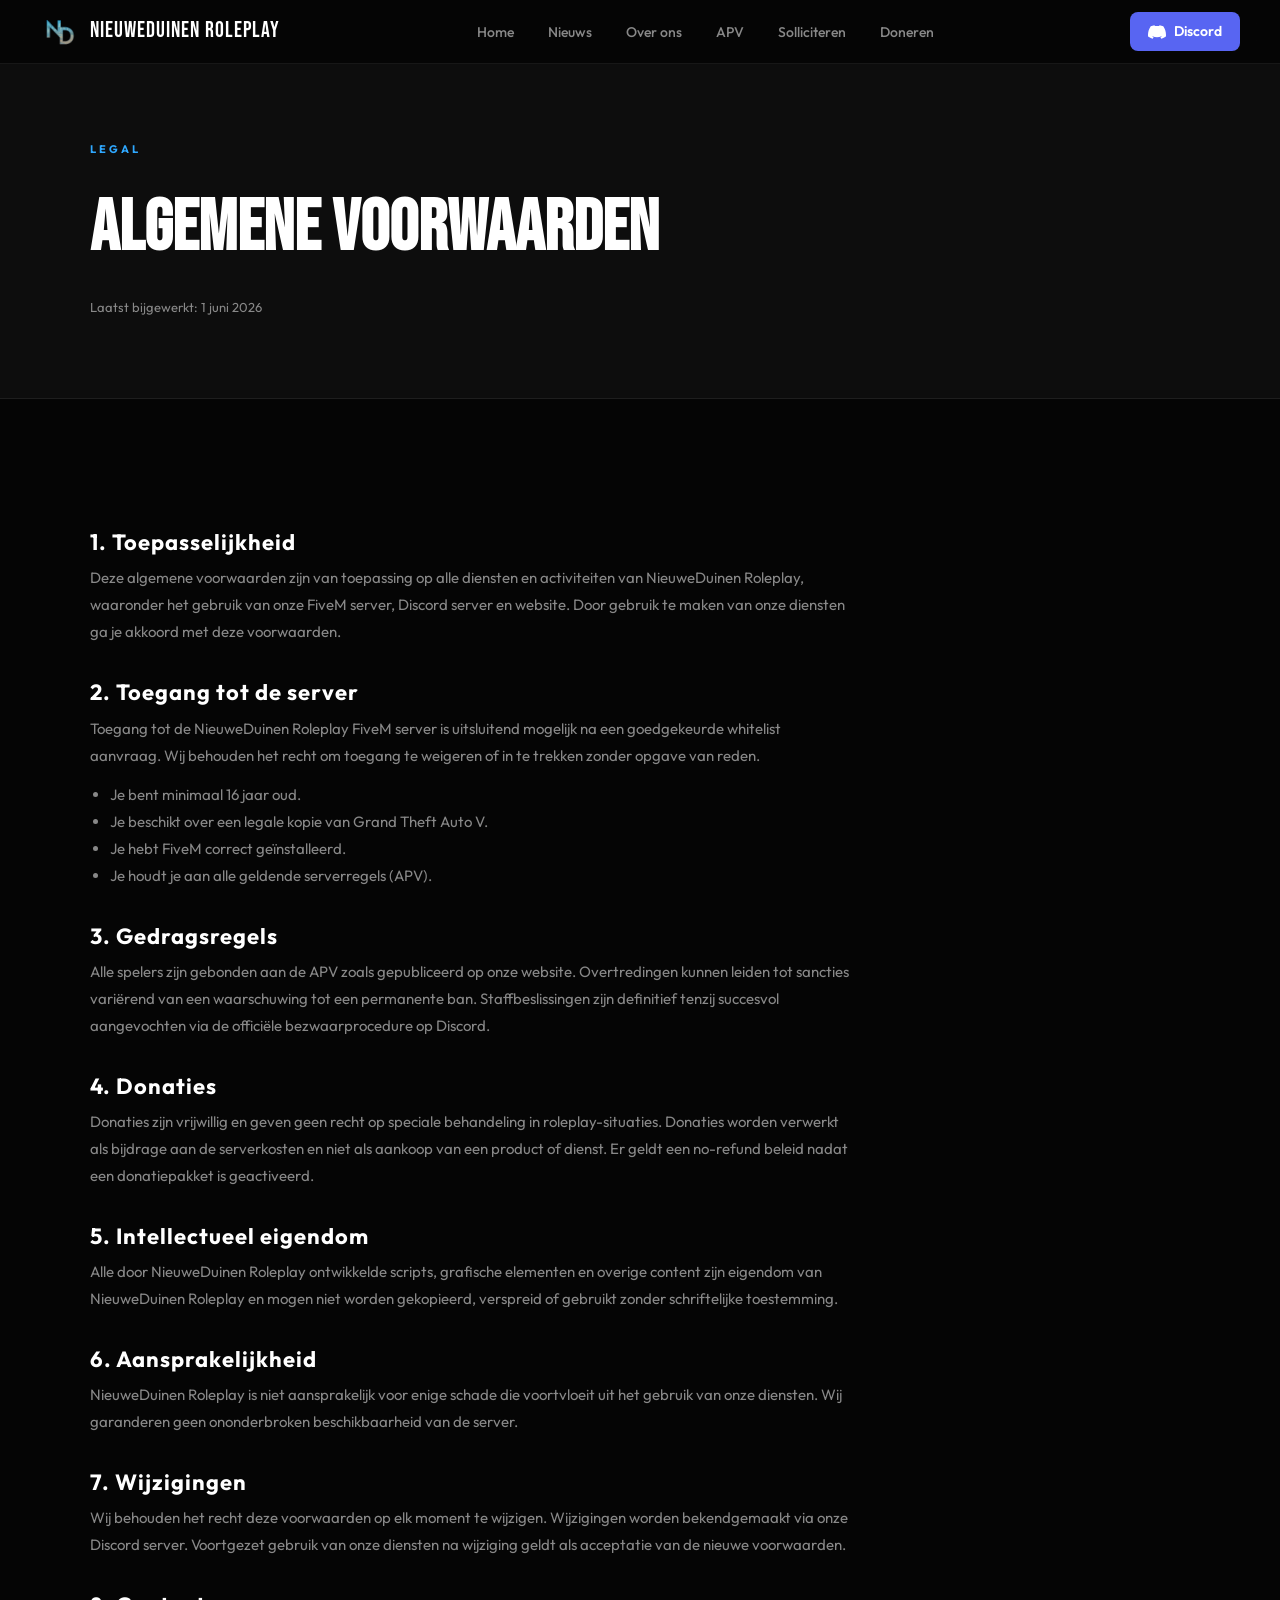
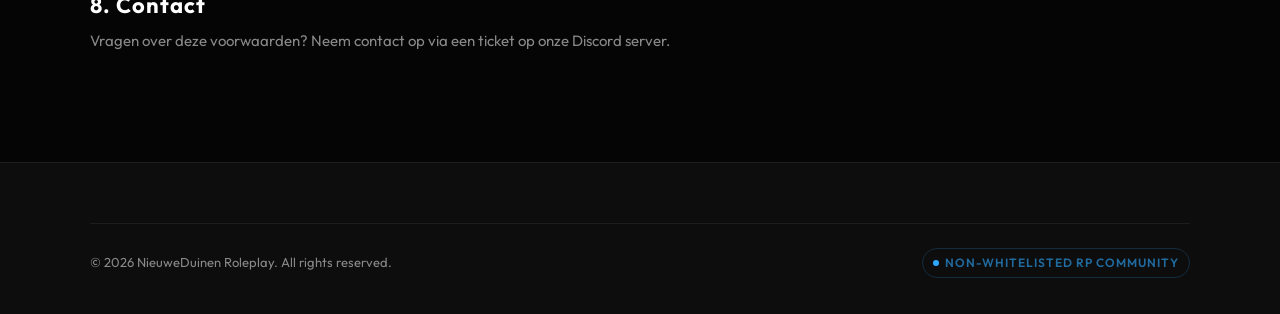
<file: pages/voorwaarden.html>
<!DOCTYPE html>
<html lang="nl">
<head>
  <meta charset="UTF-8" />
  <meta name="viewport" content="width=device-width, initial-scale=1" />
  <title>Algemene Voorwaarden – NieuweDuinen Roleplay</title>
  <link rel="preconnect" href="https://fonts.googleapis.com" />
  <link rel="preconnect" href="https://fonts.gstatic.com" crossorigin />
  <link href="https://fonts.googleapis.com/css2?family=Bebas+Neue&family=Outfit:wght@300;400;500;600;700&display=swap" rel="stylesheet" />
  <link rel="stylesheet" href="../css/style.css" />
  <style>
    .page-hero { padding: 140px 40px 80px; background: var(--bg2); border-bottom: 1px solid var(--border); }
    .page-hero .section-inner { max-width: 1100px; margin: 0 auto; }
    .page-hero h1 { font-family: var(--font-display); font-size: clamp(42px, 6vw, 72px); color: var(--white); }
    .legal-container { max-width: 760px; }
    .legal-container h2 { font-size: 22px; color: var(--white); margin: 36px 0 10px; font-family: var(--font-body); font-weight: 700; }
    .legal-container p { font-size: 15px; color: var(--muted); line-height: 1.8; margin-bottom: 12px; }
    .legal-container ul { padding-left: 20px; color: var(--muted); font-size: 15px; line-height: 1.8; margin-bottom: 12px; }
    .legal-date { font-size: 13px; color: var(--muted); margin-top: 8px; }
  </style>
</head>
<body>

<nav>
  <a href="../index.html" class="nav-logo">
    <img src="../images/logo.png" alt="NieuweDuinen Roleplay" />
    NieuweDuinen Roleplay
  </a>
  <ul class="nav-links">
    <li><a href="../index.html">Home</a></li>
    <li><a href="nieuws.html">Nieuws</a></li>
    <li><a href="over-ons.html">Over ons</a></li>
    <li><a href="apv.html">APV</a></li>
    <li><a href="solliciteren.html">Solliciteren</a></li>
    <li><a href="doneren.html">Doneren</a></li>
  </ul>
  <a href="https://discord.gg/JOUW_DISCORD_CODE" class="nav-discord" target="_blank" rel="noopener">
    <svg viewBox="0 0 24 24" xmlns="http://www.w3.org/2000/svg"><path d="M20.317 4.37a19.791 19.791 0 0 0-4.885-1.515.074.074 0 0 0-.079.037c-.21.375-.444.864-.608 1.25a18.27 18.27 0 0 0-5.487 0 12.64 12.64 0 0 0-.617-1.25.077.077 0 0 0-.079-.037A19.736 19.736 0 0 0 3.677 4.37a.07.07 0 0 0-.032.027C.533 9.046-.32 13.58.099 18.057a.082.082 0 0 0 .031.057 19.9 19.9 0 0 0 5.993 3.03.078.078 0 0 0 .084-.028 14.09 14.09 0 0 0 1.226-1.994.076.076 0 0 0-.041-.106 13.107 13.107 0 0 1-1.872-.892.077.077 0 0 1-.008-.128 10.2 10.2 0 0 0 .372-.292.074.074 0 0 1 .077-.01c3.928 1.793 8.18 1.793 12.062 0a.074.074 0 0 1 .078.01c.12.098.246.198.373.292a.077.077 0 0 1-.006.127 12.299 12.299 0 0 1-1.873.892.077.077 0 0 0-.041.107c.36.698.772 1.362 1.225 1.993a.076.076 0 0 0 .084.028 19.839 19.839 0 0 0 6.002-3.03.077.077 0 0 0 .032-.054c.5-5.177-.838-9.674-3.549-13.66a.061.061 0 0 0-.031-.03z"/></svg>
    Discord
  </a>
</nav>

<div class="page-hero">
  <div class="section-inner">
    <div class="section-eyebrow">Legal</div>
    <h1>Algemene Voorwaarden</h1>
    <p class="legal-date">Laatst bijgewerkt: 1 juni 2026</p>
  </div>
</div>

<section style="background: var(--bg);">
  <div class="section-inner">
    <div class="legal-container">

      <h2>1. Toepasselijkheid</h2>
      <p>Deze algemene voorwaarden zijn van toepassing op alle diensten en activiteiten van NieuweDuinen Roleplay, waaronder het gebruik van onze FiveM server, Discord server en website. Door gebruik te maken van onze diensten ga je akkoord met deze voorwaarden.</p>

      <h2>2. Toegang tot de server</h2>
      <p>Toegang tot de NieuweDuinen Roleplay FiveM server is uitsluitend mogelijk na een goedgekeurde whitelist aanvraag. Wij behouden het recht om toegang te weigeren of in te trekken zonder opgave van reden.</p>
      <ul>
        <li>Je bent minimaal 16 jaar oud.</li>
        <li>Je beschikt over een legale kopie van Grand Theft Auto V.</li>
        <li>Je hebt FiveM correct geïnstalleerd.</li>
        <li>Je houdt je aan alle geldende serverregels (APV).</li>
      </ul>

      <h2>3. Gedragsregels</h2>
      <p>Alle spelers zijn gebonden aan de APV zoals gepubliceerd op onze website. Overtredingen kunnen leiden tot sancties variërend van een waarschuwing tot een permanente ban. Staffbeslissingen zijn definitief tenzij succesvol aangevochten via de officiële bezwaarprocedure op Discord.</p>

      <h2>4. Donaties</h2>
      <p>Donaties zijn vrijwillig en geven geen recht op speciale behandeling in roleplay-situaties. Donaties worden verwerkt als bijdrage aan de serverkosten en niet als aankoop van een product of dienst. Er geldt een no-refund beleid nadat een donatiepakket is geactiveerd.</p>

      <h2>5. Intellectueel eigendom</h2>
      <p>Alle door NieuweDuinen Roleplay ontwikkelde scripts, grafische elementen en overige content zijn eigendom van NieuweDuinen Roleplay en mogen niet worden gekopieerd, verspreid of gebruikt zonder schriftelijke toestemming.</p>

      <h2>6. Aansprakelijkheid</h2>
      <p>NieuweDuinen Roleplay is niet aansprakelijk voor enige schade die voortvloeit uit het gebruik van onze diensten. Wij garanderen geen ononderbroken beschikbaarheid van de server.</p>

      <h2>7. Wijzigingen</h2>
      <p>Wij behouden het recht deze voorwaarden op elk moment te wijzigen. Wijzigingen worden bekendgemaakt via onze Discord server. Voortgezet gebruik van onze diensten na wijziging geldt als acceptatie van de nieuwe voorwaarden.</p>

      <h2>8. Contact</h2>
      <p>Vragen over deze voorwaarden? Neem contact op via een ticket op onze Discord server.</p>

    </div>
  </div>
</section>

<footer>
  <div class="footer-inner">
    <div class="footer-bottom" style="border-top:1px solid var(--border);padding-top:24px;display:flex;align-items:center;justify-content:space-between;font-size:13px;color:var(--muted);">
      <span>© 2026 NieuweDuinen Roleplay. All rights reserved.</span>
      <div class="footer-bottom-badge">Non-Whitelisted RP Community</div>
    </div>
  </div>
</footer>

</body>
</html>
</file>
<file: css/style.css>
/* ============================================================
   NieuweDuinen Roleplay - Hoofd Stylesheet
   ============================================================ */

/* ─── CSS VARIABELEN ─── */
:root {
  --bg: #050505;
  --bg2: #0d0d0d;
  --bg3: #111111;
  --surface: #181818;
  --border: rgba(255, 255, 255, 0.07);
  --text: #e8e8e8;
  --muted: #888;
  --accent: #2fa8ff;
  --accent2: #1a7fcb;
  --white: #fff;
  --font-display: 'Bebas Neue', sans-serif;
  --font-body: 'Outfit', sans-serif;
}

/* ─── RESET ─── */
*, *::before, *::after {
  box-sizing: border-box;
  margin: 0;
  padding: 0;
}

html {
  scroll-behavior: smooth;
}

body {
  background: var(--bg);
  color: var(--text);
  font-family: var(--font-body);
  font-size: 16px;
  line-height: 1.65;
  overflow-x: hidden;
}

a {
  color: inherit;
  text-decoration: none;
}

/* ─── NAVIGATIE ─── */
nav {
  position: fixed;
  top: 0;
  left: 0;
  right: 0;
  z-index: 100;
  display: flex;
  align-items: center;
  justify-content: space-between;
  padding: 0 40px;
  height: 64px;
  background: rgba(5, 5, 5, 0.85);
  backdrop-filter: blur(14px);
  border-bottom: 1px solid var(--border);
}

.nav-logo {
  display: flex;
  align-items: center;
  gap: 10px;
  font-family: var(--font-display);
  font-size: 22px;
  letter-spacing: 1px;
  color: var(--white);
}

.nav-logo img {
  width: 40px;
  height: 40px;
  object-fit: contain;
}

.nav-links {
  display: flex;
  align-items: center;
  gap: 6px;
  list-style: none;
}

.nav-links a {
  padding: 6px 14px;
  border-radius: 6px;
  font-size: 14px;
  font-weight: 500;
  color: var(--muted);
  transition: color 0.2s, background 0.2s;
}

.nav-links a:hover {
  color: var(--white);
  background: rgba(255, 255, 255, 0.05);
}

.nav-discord {
  display: flex;
  align-items: center;
  gap: 8px;
  padding: 8px 18px;
  background: #5865F2;
  color: #fff;
  border-radius: 8px;
  font-size: 14px;
  font-weight: 600;
  transition: opacity 0.2s;
}

.nav-discord:hover {
  opacity: 0.85;
}

.nav-discord svg {
  width: 18px;
  height: 18px;
  fill: #fff;
}

/* ─── HERO ─── */
.hero {
  position: relative;
  height: 100vh;
  min-height: 640px;
  display: flex;
  align-items: center;
  overflow: hidden;
}

.hero-bg {
  position: absolute;
  inset: 0;
  background: url('https://images.unsplash.com/photo-1477959858617-67f85cf4f1df?w=1800&q=85') center / cover no-repeat;
  filter: brightness(0.32) saturate(0.8);
  transform: scale(1.04);
  animation: heroZoom 18s ease-in-out infinite alternate;
}

@keyframes heroZoom {
  from { transform: scale(1.04); }
  to   { transform: scale(1.12); }
}

.hero-overlay {
  position: absolute;
  inset: 0;
  background: linear-gradient(
    to bottom,
    rgba(5, 5, 5, 0.15) 0%,
    rgba(5, 5, 5, 0.55) 70%,
    var(--bg) 100%
  );
}

.hero-content {
  position: relative;
  z-index: 2;
  max-width: 860px;
  padding: 0 40px;
  margin: 0 auto;
  width: 100%;
  animation: fadeUp 1s ease both;
}

@keyframes fadeUp {
  from { opacity: 0; transform: translateY(28px); }
  to   { opacity: 1; transform: translateY(0); }
}

.hero-eyebrow {
  display: inline-flex;
  align-items: center;
  gap: 8px;
  font-size: 12px;
  font-weight: 600;
  letter-spacing: 2.5px;
  text-transform: uppercase;
  color: var(--accent);
  margin-bottom: 20px;
}

.hero-eyebrow::before {
  content: '';
  display: block;
  width: 28px;
  height: 2px;
  background: var(--accent);
}

.hero h1 {
  font-family: var(--font-display);
  font-size: clamp(52px, 8vw, 96px);
  line-height: 1;
  letter-spacing: 2px;
  color: var(--white);
  margin-bottom: 20px;
}

.hero h1 span {
  color: var(--accent);
}

.hero-sub {
  font-size: 17px;
  color: rgba(232, 232, 232, 0.75);
  max-width: 520px;
  margin-bottom: 36px;
}

.hero-ctas {
  display: flex;
  gap: 14px;
  flex-wrap: wrap;
}

/* ─── KNOPPEN ─── */
.btn-primary {
  padding: 13px 28px;
  background: var(--accent);
  color: #000;
  border-radius: 8px;
  font-weight: 700;
  font-size: 15px;
  transition: background 0.2s, transform 0.15s;
  display: inline-block;
}

.btn-primary:hover {
  background: #4ab8ff;
  transform: translateY(-1px);
}

.btn-ghost {
  padding: 13px 28px;
  background: rgba(255, 255, 255, 0.07);
  color: var(--white);
  border-radius: 8px;
  border: 1px solid var(--border);
  font-weight: 600;
  font-size: 15px;
  transition: background 0.2s;
  display: inline-block;
}

.btn-ghost:hover {
  background: rgba(255, 255, 255, 0.12);
}

/* ─── SECTIES ALGEMEEN ─── */
section {
  padding: 96px 40px;
}

.section-inner {
  max-width: 1100px;
  margin: 0 auto;
}

.section-eyebrow {
  font-size: 11px;
  font-weight: 700;
  letter-spacing: 3px;
  text-transform: uppercase;
  color: var(--accent);
  margin-bottom: 12px;
}

h2 {
  font-family: var(--font-display);
  font-size: clamp(36px, 5vw, 62px);
  line-height: 1.05;
  letter-spacing: 1px;
  color: var(--white);
}

/* ─── SPLIT SECTIE ─── */
.split {
  background: var(--bg2);
}

.split-inner {
  max-width: 1100px;
  margin: 0 auto;
  display: grid;
  grid-template-columns: 1fr 1fr;
  gap: 60px;
  align-items: center;
}

.split-image {
  border-radius: 14px;
  overflow: hidden;
  aspect-ratio: 4/3;
  position: relative;
}

.split-image img {
  width: 100%;
  height: 100%;
  object-fit: cover;
  display: block;
  transition: transform 0.6s ease;
}

.split-image:hover img {
  transform: scale(1.04);
}

.split-image .badge {
  position: absolute;
  bottom: 16px;
  left: 16px;
  background: rgba(5, 5, 5, 0.82);
  border: 1px solid var(--border);
  backdrop-filter: blur(8px);
  padding: 8px 14px;
  border-radius: 8px;
  font-size: 13px;
  font-weight: 600;
  color: var(--white);
}

.split-text h2 {
  margin-bottom: 16px;
}

.split-text p {
  color: var(--muted);
  font-size: 16px;
  margin-bottom: 32px;
}

/* ─── FEATURES GRID ─── */
.features-grid {
  display: grid;
  grid-template-columns: repeat(auto-fit, minmax(220px, 1fr));
  gap: 16px;
  margin-top: 40px;
}

.feature-card {
  background: var(--surface);
  border: 1px solid var(--border);
  border-radius: 12px;
  padding: 28px 24px;
  transition: border-color 0.2s, transform 0.2s;
}

.feature-card:hover {
  border-color: rgba(47, 168, 255, 0.35);
  transform: translateY(-3px);
}

.feature-icon {
  width: 44px;
  height: 44px;
  background: rgba(47, 168, 255, 0.12);
  border-radius: 10px;
  display: flex;
  align-items: center;
  justify-content: center;
  font-size: 20px;
  margin-bottom: 16px;
}

.feature-card h3 {
  font-size: 16px;
  font-weight: 700;
  color: var(--white);
  margin-bottom: 6px;
}

.feature-card p {
  font-size: 14px;
  color: var(--muted);
}

/* ─── PAD SECTIE ─── */
.path-section {
  background: var(--bg);
}

.path-inner {
  max-width: 1100px;
  margin: 0 auto;
  display: grid;
  grid-template-columns: 1fr 1fr;
  gap: 60px;
  align-items: center;
}

.path-list {
  list-style: none;
  display: flex;
  flex-direction: column;
  gap: 16px;
  margin-top: 28px;
}

.path-list li {
  display: flex;
  align-items: flex-start;
  gap: 14px;
  font-size: 16px;
  color: var(--text);
}

.path-list li::before {
  content: '→';
  color: var(--accent);
  font-weight: 700;
  margin-top: 1px;
  flex-shrink: 0;
}

.path-image {
  border-radius: 14px;
  overflow: hidden;
  aspect-ratio: 4/3;
}

.path-image img {
  width: 100%;
  height: 100%;
  object-fit: cover;
  display: block;
  transition: transform 0.6s;
}

.path-image:hover img {
  transform: scale(1.04);
}

/* ─── FOOTER ─── */
footer {
  background: var(--bg2);
  border-top: 1px solid var(--border);
  padding: 60px 40px 36px;
}

.footer-inner {
  max-width: 1100px;
  margin: 0 auto;
}

.footer-top {
  display: grid;
  grid-template-columns: 2fr 1fr 1fr 1fr;
  gap: 48px;
  margin-bottom: 48px;
}

.footer-brand-logo {
  display: flex;
  align-items: center;
  gap: 10px;
  margin-bottom: 14px;
}

.footer-brand-logo img {
  width: 44px;
  height: 44px;
  object-fit: contain;
}

.footer-brand-logo span {
  font-family: var(--font-display);
  font-size: 20px;
  color: var(--white);
  letter-spacing: 1px;
}

.footer-brand-desc {
  font-size: 14px;
  color: var(--muted);
  max-width: 280px;
  margin-bottom: 20px;
}

.footer-social {
  display: flex;
  gap: 10px;
}

.footer-social a {
  width: 36px;
  height: 36px;
  background: var(--surface);
  border: 1px solid var(--border);
  border-radius: 8px;
  display: flex;
  align-items: center;
  justify-content: center;
  color: var(--muted);
  font-size: 15px;
  transition: color 0.2s, border-color 0.2s;
}

.footer-social a:hover {
  color: var(--white);
  border-color: rgba(255, 255, 255, 0.2);
}

.footer-col h4 {
  font-size: 13px;
  font-weight: 700;
  letter-spacing: 1.5px;
  text-transform: uppercase;
  color: var(--white);
  margin-bottom: 16px;
}

.footer-col ul {
  list-style: none;
  display: flex;
  flex-direction: column;
  gap: 10px;
}

.footer-col ul a {
  font-size: 14px;
  color: var(--muted);
  transition: color 0.2s;
}

.footer-col ul a:hover {
  color: var(--white);
}

.footer-bottom {
  border-top: 1px solid var(--border);
  padding-top: 24px;
  display: flex;
  align-items: center;
  justify-content: space-between;
  font-size: 13px;
  color: var(--muted);
}

.footer-bottom-badge {
  display: flex;
  align-items: center;
  gap: 6px;
  font-size: 12px;
  font-weight: 600;
  letter-spacing: 1px;
  text-transform: uppercase;
  color: rgba(47, 168, 255, 0.6);
  border: 1px solid rgba(47, 168, 255, 0.2);
  padding: 4px 10px;
  border-radius: 99px;
}

.footer-bottom-badge::before {
  content: '';
  width: 6px;
  height: 6px;
  background: var(--accent);
  border-radius: 50%;
  animation: pulse 2s infinite;
}

@keyframes pulse {
  0%, 100% { opacity: 1; }
  50%       { opacity: 0.3; }
}

/* ─── RESPONSIVE ─── */
@media (max-width: 768px) {
  nav { padding: 0 20px; }
  .nav-links { display: none; }
  section { padding: 64px 20px; }
  .split-inner, .path-inner { grid-template-columns: 1fr; }
  .split-image { order: -1; }
  .footer-top { grid-template-columns: 1fr 1fr; }
  footer { padding: 48px 20px 28px; }
  .hero-content { padding: 0 20px; }
}

@media (max-width: 480px) {
  .footer-top { grid-template-columns: 1fr; }
  .footer-bottom { flex-direction: column; gap: 12px; text-align: center; }
}
</file>
